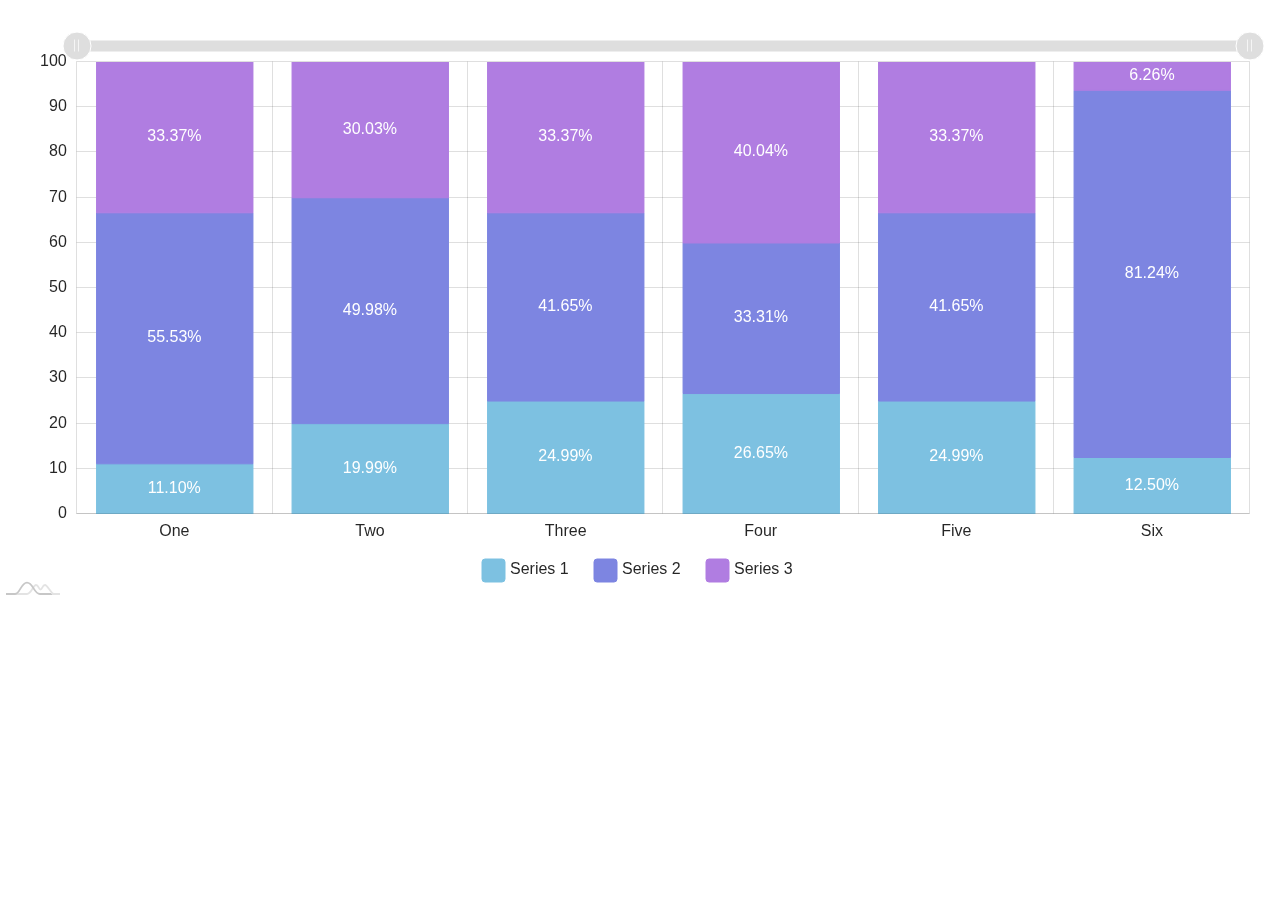
<file: App/am4/examples/javascript/100%-stacked-column-chart/index.html>
<!DOCTYPE html>
<html>
  <head>
    <meta charset="UTF-8" />
    <title>amCharts V4 Example - 100%-stacked-column-chart</title>
    <link rel="stylesheet" href="index.css" />
  </head>
  <body>
    <div id="chartdiv"></div>
    <script src="../../../core.js"></script>
    <script src="../../../charts.js"></script>
    <script src="../../../themes/animated.js"></script>
    <script src="index.js"></script>
  </body>
</html>
</file>
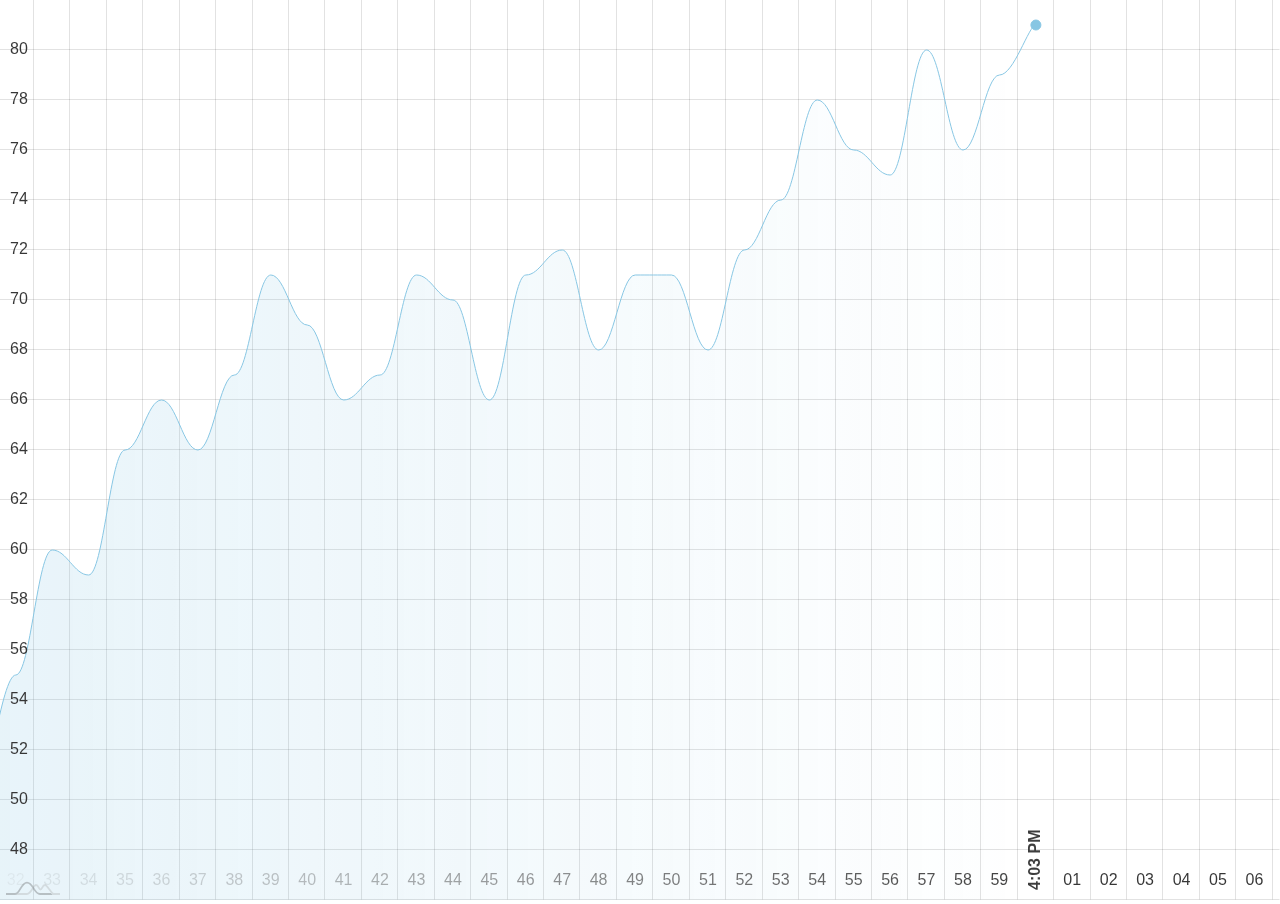
<file: App/am4/examples/javascript/adding-live-data/index.html>
<!DOCTYPE html>
<html>
  <head>
    <meta charset="UTF-8" />
    <title>amCharts V4 Example - adding-live-data</title>
    <link rel="stylesheet" href="index.css" />
  </head>
  <body>
    <div id="chartdiv"></div>
    <script src="../../../core.js"></script>
    <script src="../../../charts.js"></script>
    <script src="../../../themes/animated.js"></script>
    <script src="../../../themes/dark.js"></script>
    <script src="index.js"></script>
  </body>
</html>
</file>
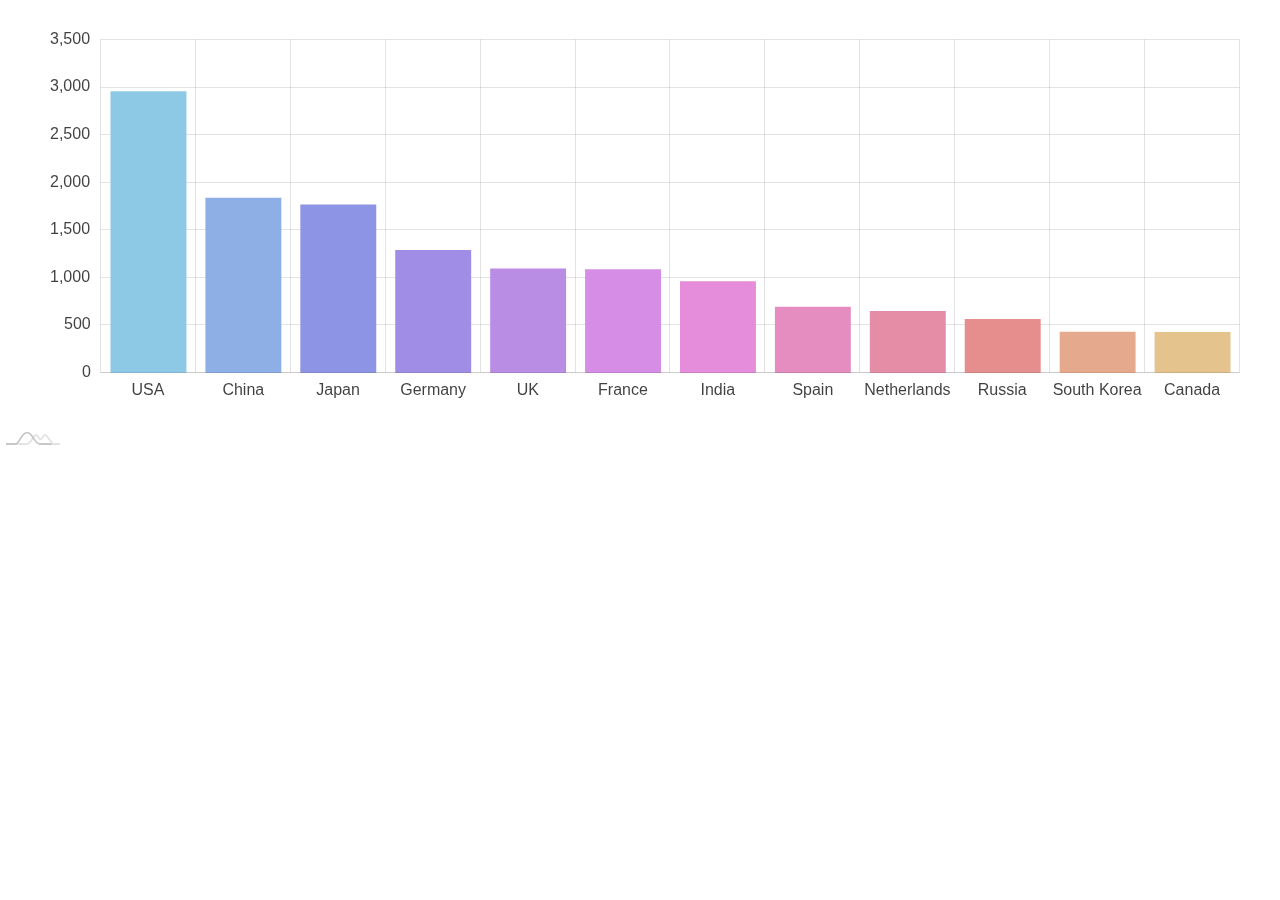
<file: App/am4/examples/javascript/amcharts3/index.html>
<!DOCTYPE html>
<html>
  <head>
    <meta charset="UTF-8" />
    <title>amCharts V4 Example - amcharts3</title>
    <link rel="stylesheet" href="index.css" />
    <link rel="stylesheet" href="https://www.amcharts.com/lib/3/plugins/export/export.css" type="text/css" media="all" />
    <script src="https://www.amcharts.com/lib/3/amcharts.js"></script>
    <script src="https://www.amcharts.com/lib/3/serial.js"></script>
    <script src="https://www.amcharts.com/lib/3/plugins/export/export.min.js"></script>
    <script src="https://www.amcharts.com/lib/3/themes/light.js"></script>
  </head>
  <body>
    <div id="chartdiv"></div>
    <div id="chartdiv2"></div>
    <script src="v3.js"></script>
    <script src="../../../core.js"></script>
    <script src="../../../charts.js"></script>
    <script src="../../../themes/animated.js"></script>
    <script src="index.js"></script>
  </body>
</html>
</file>
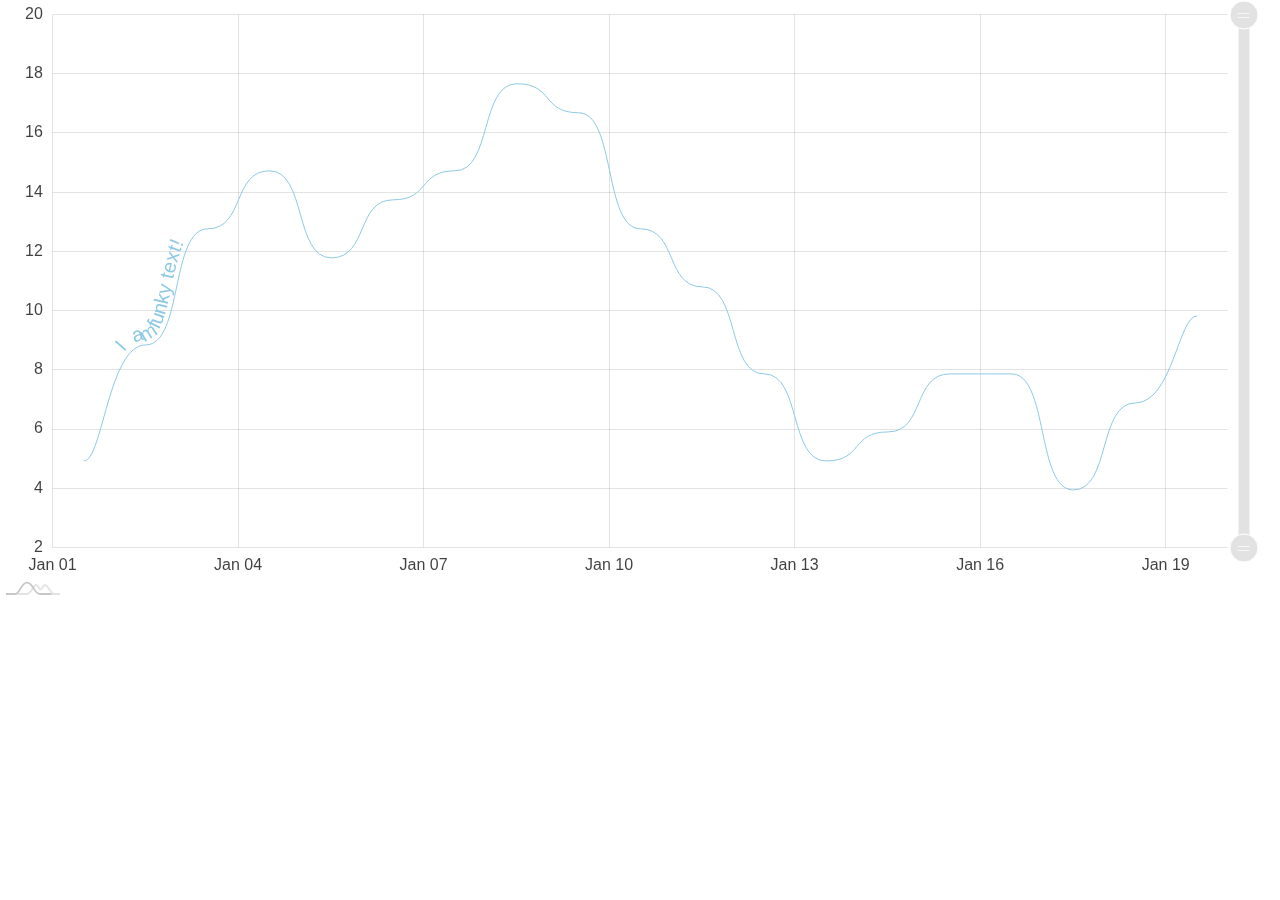
<file: App/am4/examples/javascript/animating-along-the-line-series/index.html>
<!DOCTYPE html>
<html>
  <head>
    <meta charset="UTF-8" />
    <title>amCharts V4 Example - animating-along-the-line-series</title>
    <link rel="stylesheet" href="index.css" />
  </head>
  <body>
    <div id="chartdiv"></div>
    <script src="../../../core.js"></script>
    <script src="../../../charts.js"></script>
    <script src="../../../themes/animated.js"></script>
    <script src="index.js"></script>
  </body>
</html>
</file>
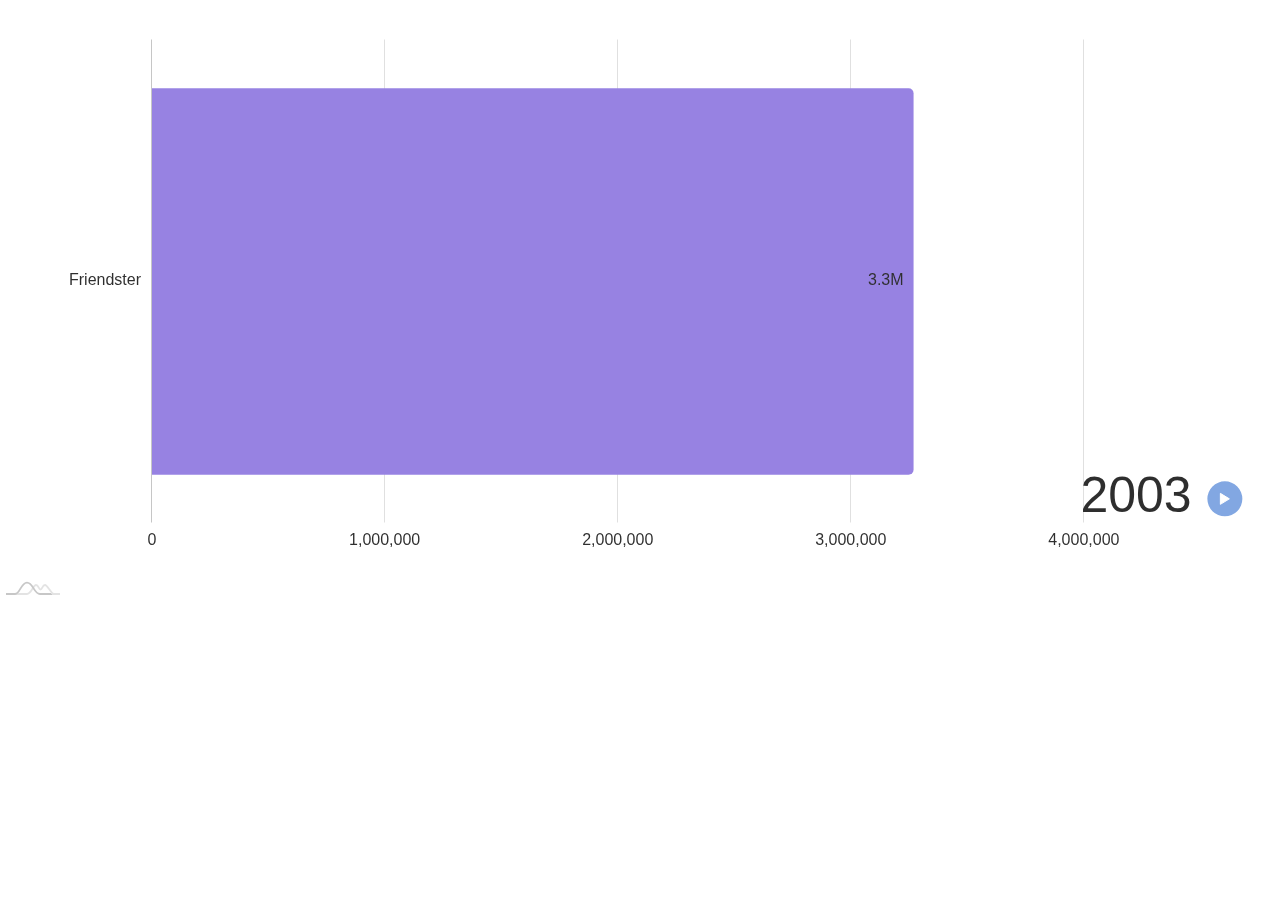
<file: App/am4/examples/javascript/bar-chart-race/index.html>
<!DOCTYPE html>
<html>
  <head>
    <meta charset="UTF-8" />
    <title>amCharts V4 Example - bar-chart-race</title>
    <link rel="stylesheet" href="index.css" />
  </head>
  <body>
    <div id="chartdiv"></div>
    <script src="../../../core.js"></script>
    <script src="../../../charts.js"></script>
    <script src="../../../themes/animated.js"></script>
    <script src="index.js"></script>
  </body>
</html>
</file>
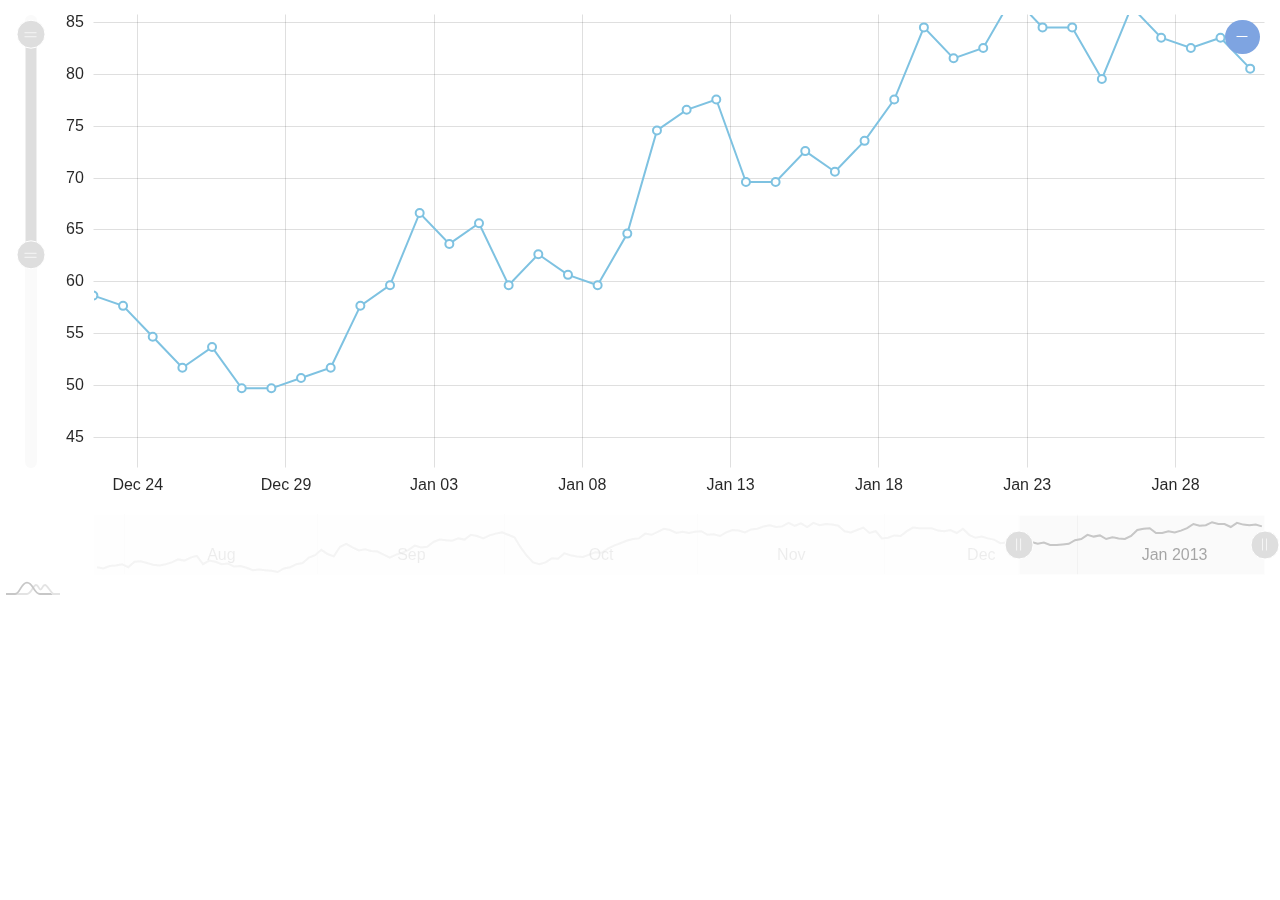
<file: App/am4/examples/javascript/base/index.html>
<!DOCTYPE html>
<html>
  <head>
    <meta charset="UTF-8" />
    <title>amCharts V4 Example - base</title>
    <link rel="stylesheet" href="index.css" />
  </head>
  <body>
    <div id="chartdiv"></div>
    <script src="../../../core.js"></script>
    <script src="../../../charts.js"></script>
    <script src="../../../themes/animated.js"></script>
    <script src="index.js"></script>
  </body>
</html>
</file>
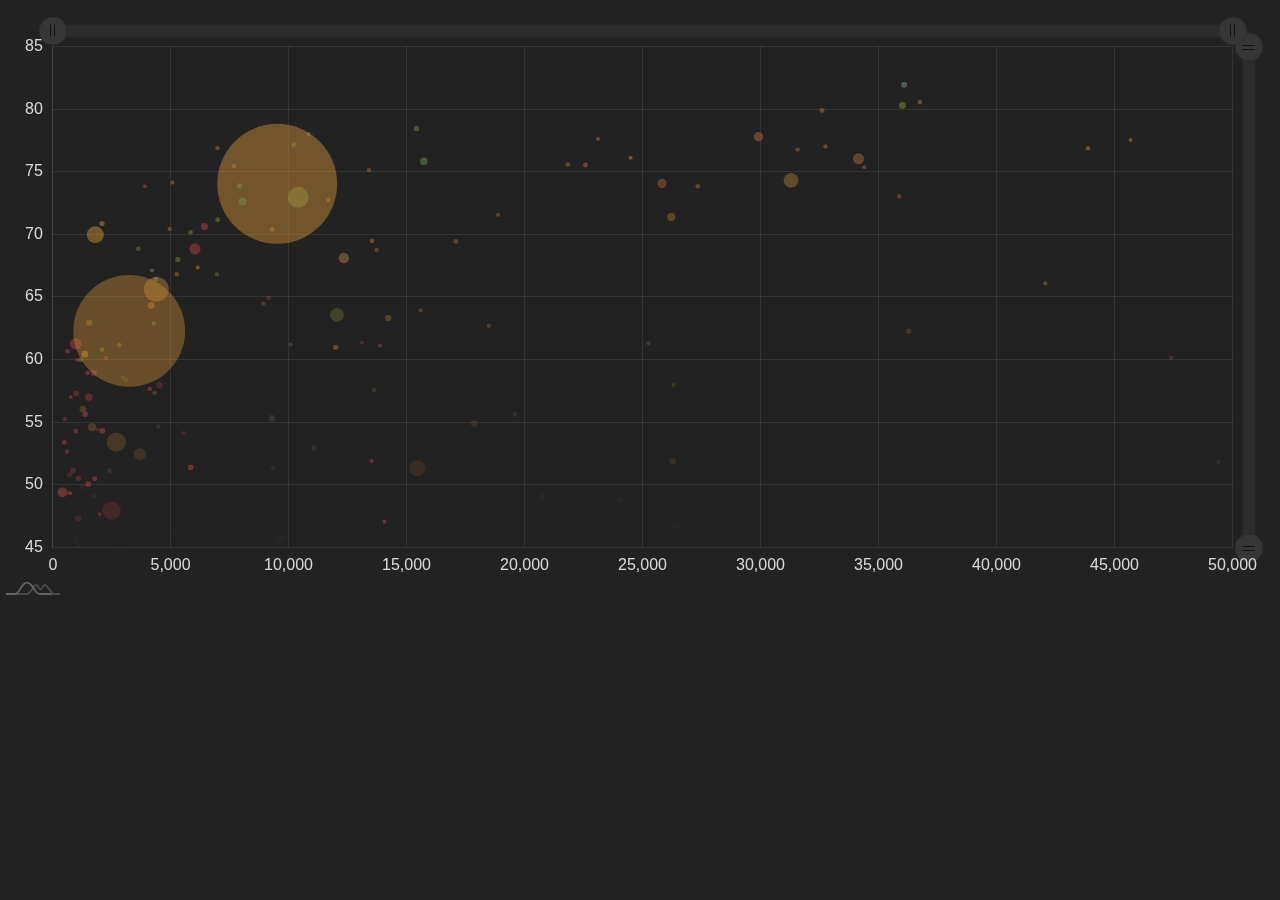
<file: App/am4/examples/javascript/bubble-chart/index.html>
<!DOCTYPE html>
<html>
  <head>
    <meta charset="UTF-8" />
    <title>amCharts V4 Example - bubble-chart</title>
    <link rel="stylesheet" href="index.css" />
  </head>
  <body>
    <div id="chartdiv"></div>
    <script src="../../../core.js"></script>
    <script src="../../../charts.js"></script>
    <script src="../../../themes/animated.js"></script>
    <script src="../../../themes/dark.js"></script>
    <script src="index.js"></script>
  </body>
</html>
</file>
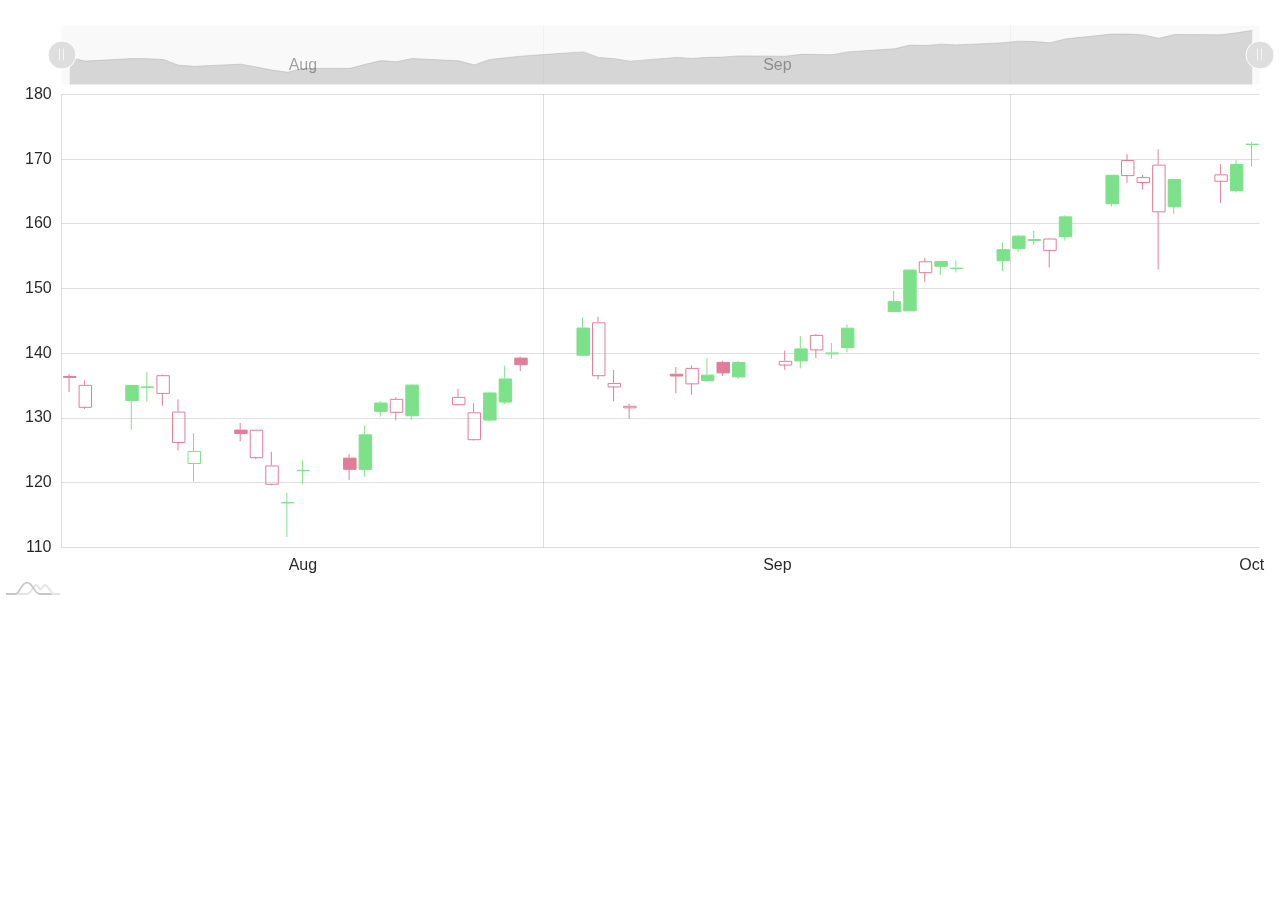
<file: App/am4/examples/javascript/candlestick-chart/index.html>
<!DOCTYPE html>
<html>
  <head>
    <meta charset="UTF-8" />
    <title>amCharts V4 Example - candlestick-chart</title>
    <link rel="stylesheet" href="index.css" />
  </head>
  <body>
    <div id="chartdiv"></div>
    <script src="../../../core.js"></script>
    <script src="../../../charts.js"></script>
    <script src="../../../themes/animated.js"></script>
    <script src="index.js"></script>
  </body>
</html>
</file>
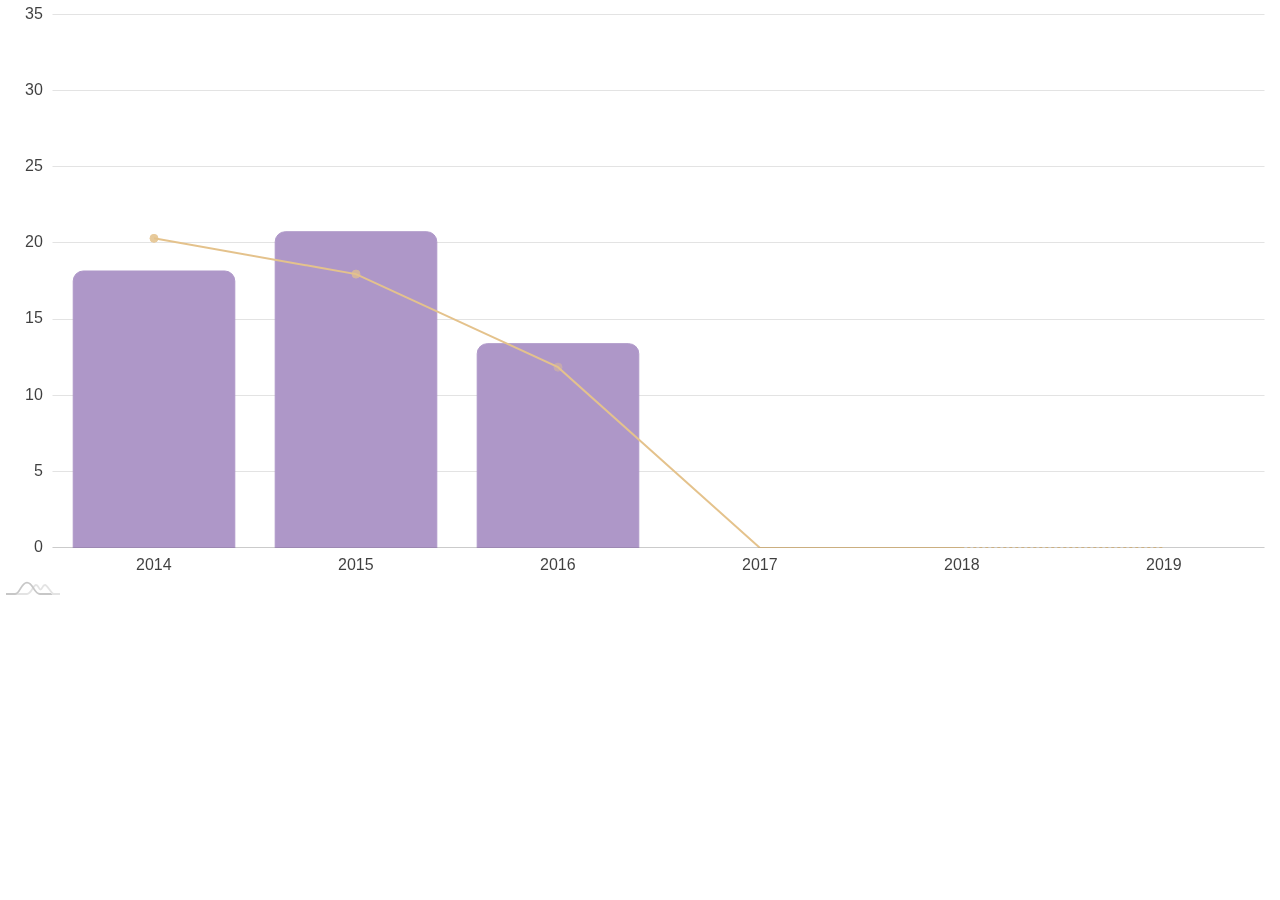
<file: App/am4/examples/javascript/changing-series-apppearance/index.html>
<!DOCTYPE html>
<html>
  <head>
    <meta charset="UTF-8" />
    <title>amCharts V4 Example - changing-series-apppearance</title>
    <link rel="stylesheet" href="index.css" />
  </head>
  <body>
    <div id="chartdiv"></div>
    <script src="../../../core.js"></script>
    <script src="../../../charts.js"></script>
    <script src="../../../themes/animated.js"></script>
    <script src="index.js"></script>
  </body>
</html>
</file>
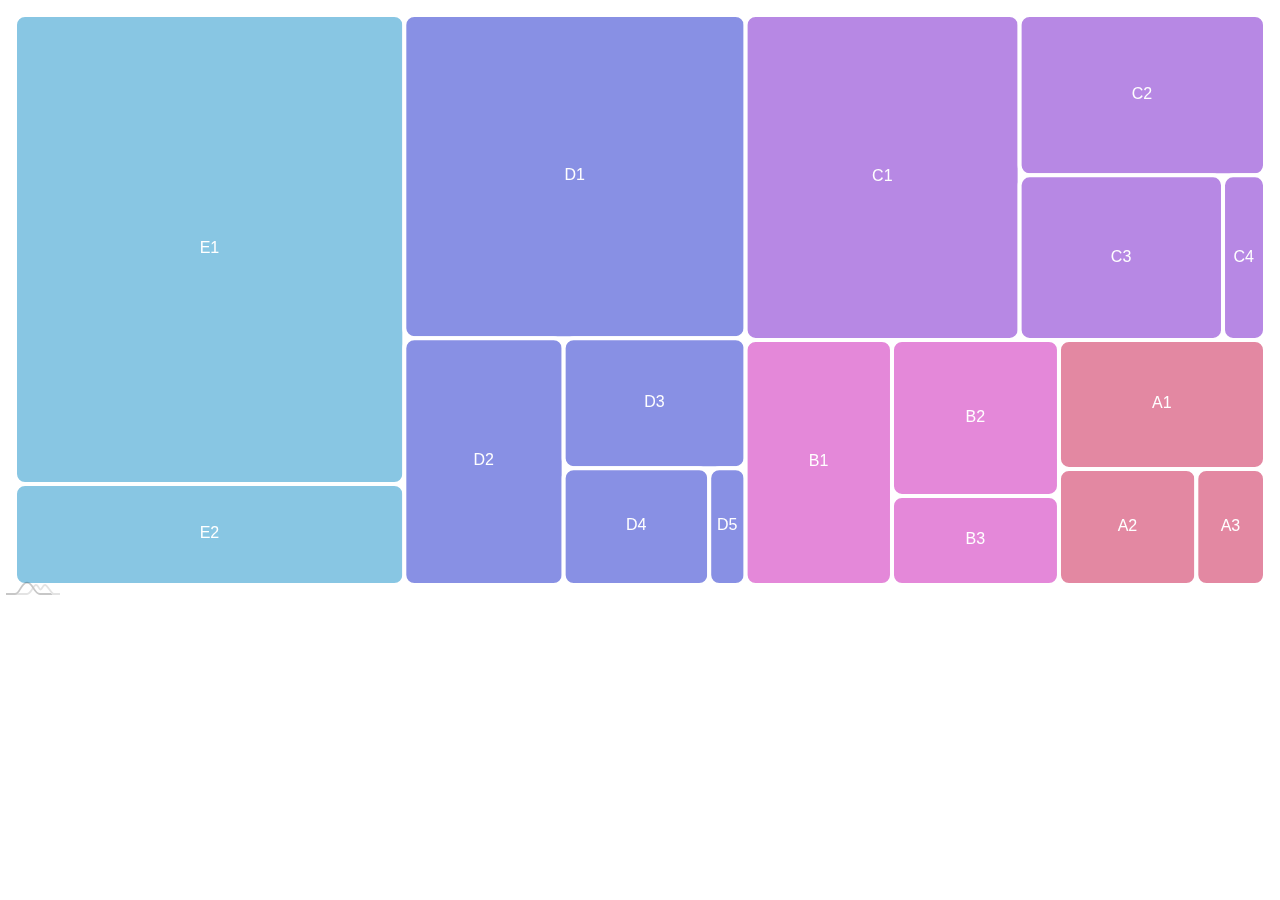
<file: App/am4/examples/javascript/changing-tree-map-data/index.html>
<!DOCTYPE html>
<html>
  <head>
    <meta charset="UTF-8" />
    <title>amCharts V4 Example - changing-tree-map-data</title>
    <link rel="stylesheet" href="index.css" />
  </head>
  <body>
    <div id="chartdiv"></div>
    <script src="../../../core.js"></script>
    <script src="../../../charts.js"></script>
    <script src="../../../themes/animated.js"></script>
    <script src="index.js"></script>
  </body>
</html>
</file>
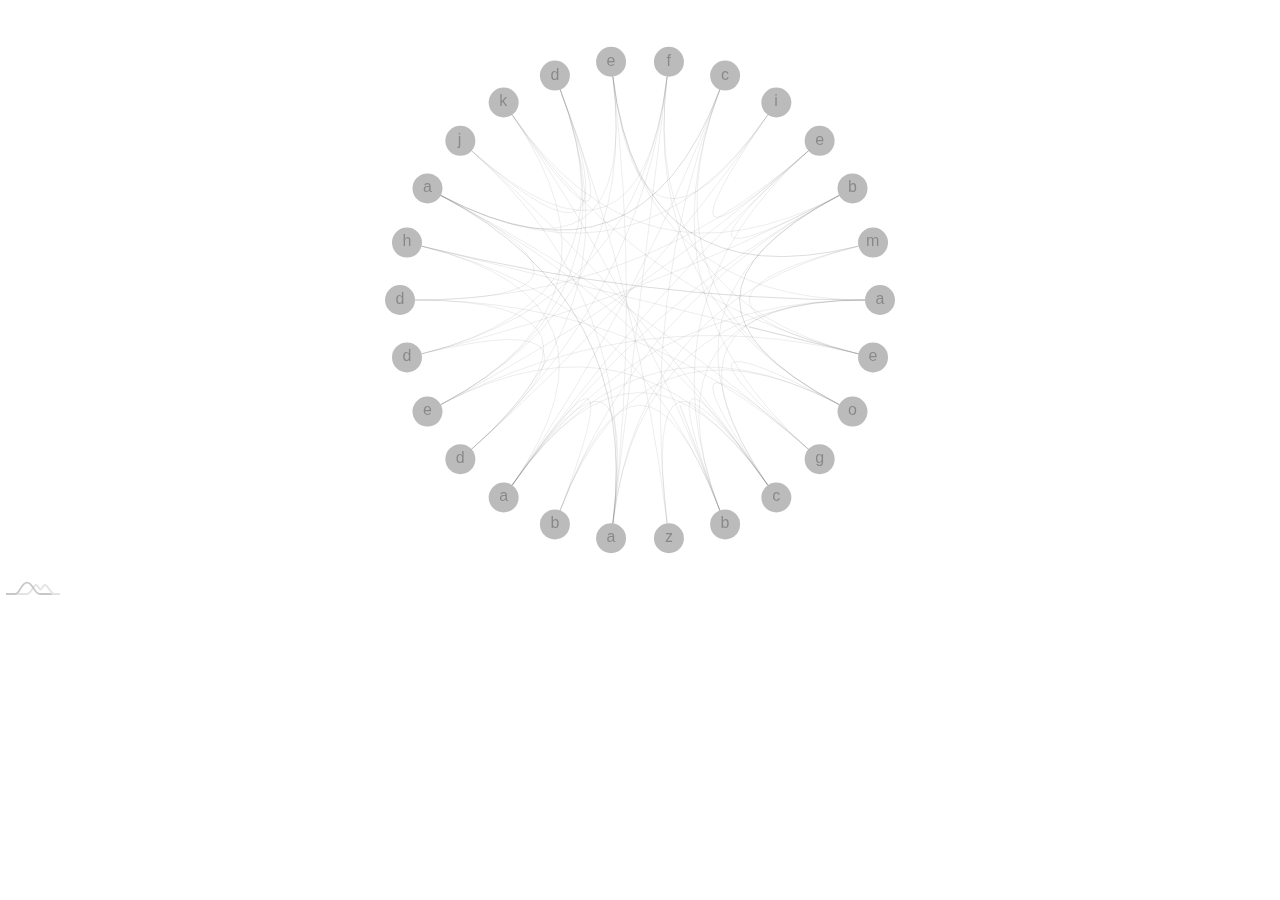
<file: App/am4/examples/javascript/chord-diagram-non-ribbon/index.html>
<!DOCTYPE html>
<html>
  <head>
    <meta charset="UTF-8" />
    <title>amCharts V4 Example - chord-diagram-non-ribbon</title>
    <link rel="stylesheet" href="index.css" />
  </head>
  <body>
    <div id="chartdiv"></div>
    <script src="../../../core.js"></script>
    <script src="../../../charts.js"></script>
    <script src="../../../themes/animated.js"></script>
    <script src="index.js"></script>
  </body>
</html>
</file>
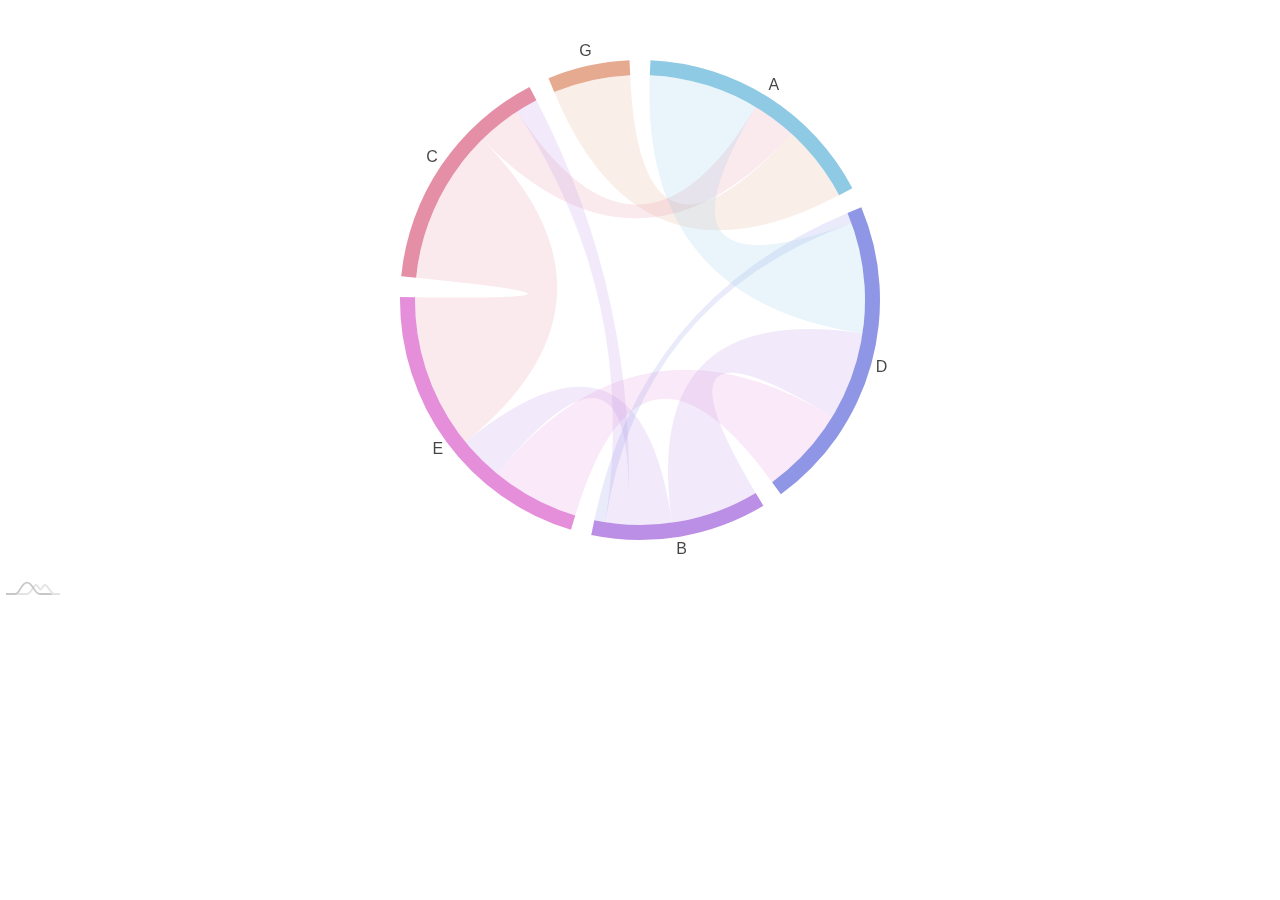
<file: App/am4/examples/javascript/chord-diagram/index.html>
<!DOCTYPE html>
<html>
  <head>
    <meta charset="UTF-8" />
    <title>amCharts V4 Example - chord-diagram</title>
    <link rel="stylesheet" href="index.css" />
  </head>
  <body>
    <div id="chartdiv"></div>
    <script src="../../../core.js"></script>
    <script src="../../../charts.js"></script>
    <script src="../../../themes/animated.js"></script>
    <script src="index.js"></script>
  </body>
</html>
</file>
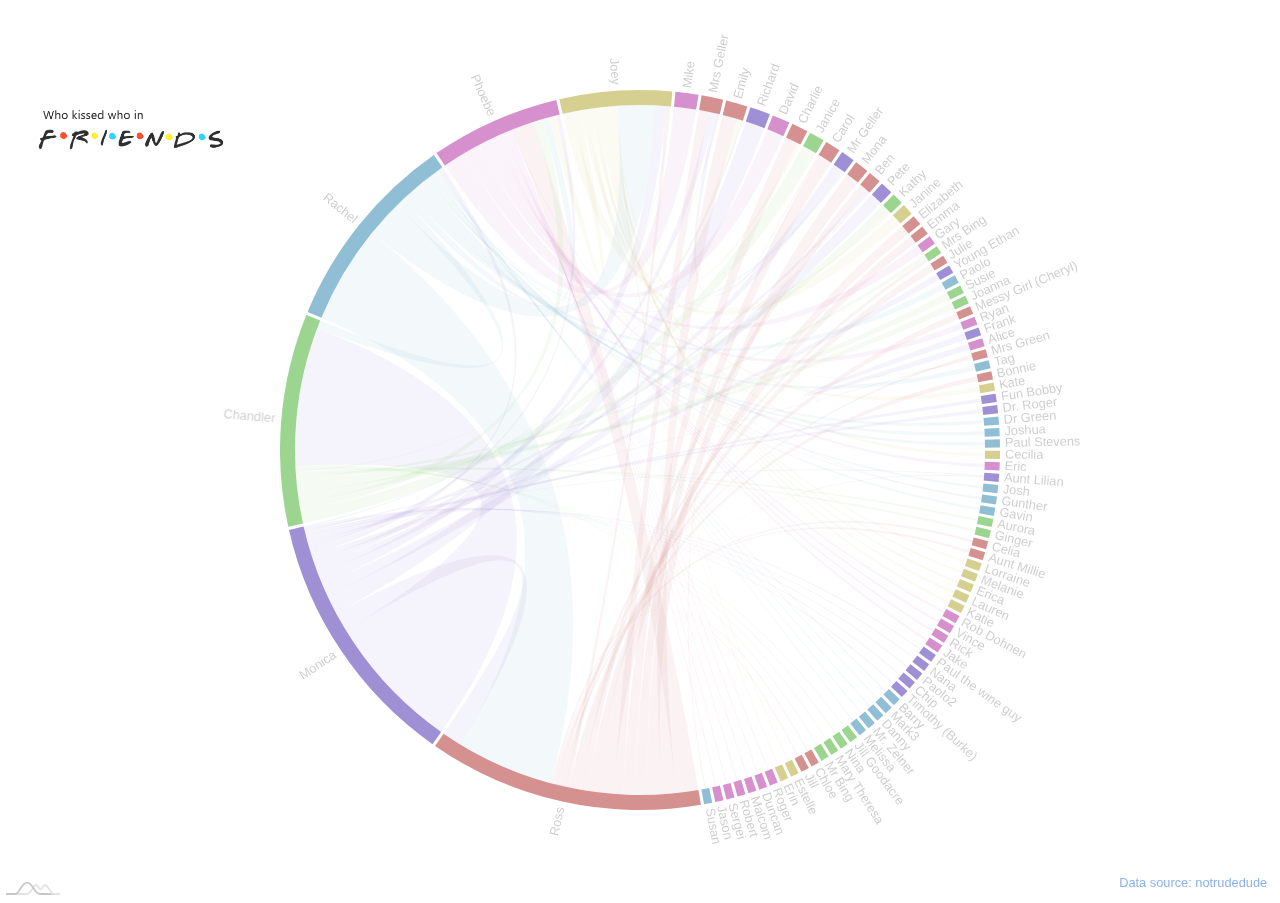
<file: App/am4/examples/javascript/chord-friends-kisses/index.html>
<!DOCTYPE html>
<html>
  <head>
    <meta charset="UTF-8" />
    <title>amCharts V4 Example - chord-friends-kisses</title>
    <link rel="stylesheet" href="index.css" />
  </head>
  <body>
    <div id="chartdiv"></div>
    <script src="../../../core.js"></script>
    <script src="../../../charts.js"></script>
    <script src="../../../themes/animated.js"></script>
    <script src="index.js"></script>
  </body>
</html>
</file>
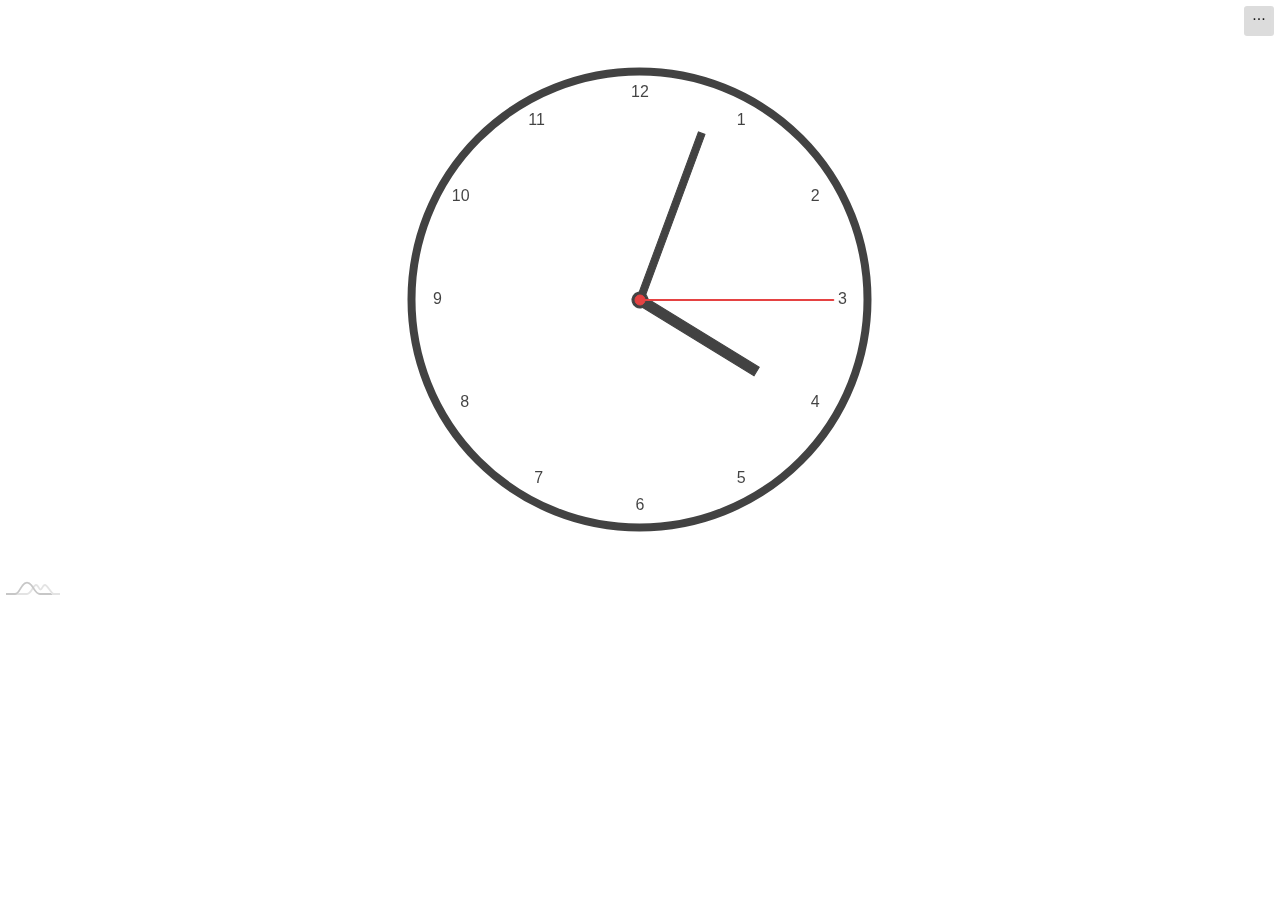
<file: App/am4/examples/javascript/clock/index.html>
<!DOCTYPE html>
<html>
  <head>
    <meta charset="UTF-8" />
    <title>amCharts V4 Example - clock</title>
    <link rel="stylesheet" href="index.css" />
  </head>
  <body>
    <div id="chartdiv"></div>
    <script src="../../../core.js"></script>
    <script src="../../../charts.js"></script>
    <script src="../../../themes/animated.js"></script>
    <script src="index.js"></script>
  </body>
</html>
</file>
<file: App/am4/examples/javascript/100%-stacked-column-chart/index.css>
body {
  font-family: -apple-system, BlinkMacSystemFont, "Segoe UI", Roboto, Helvetica, Arial, sans-serif, "Apple Color Emoji", "Segoe UI Emoji", "Segoe UI Symbol";
  background-color: #ffffff;
  overflow: hidden;
  margin: 0;
}

#chartdiv {
  width: 100%;
  max-height: 600px;
  height: 100vh;
}
</file>
<file: App/am4/examples/javascript/adding-live-data/index.css>
body {
  font-family: -apple-system, BlinkMacSystemFont, "Segoe UI", Roboto, Helvetica, Arial, sans-serif, "Apple Color Emoji", "Segoe UI Emoji", "Segoe UI Symbol";
  background-color: #ffffff;
  overflow: hidden;
  margin: 0;
}

#chartdiv {
  width: 100%;
  height: 100vh;
}
</file>
<file: App/am4/examples/javascript/amcharts3/index.css>
body {
  font-family: -apple-system, BlinkMacSystemFont, "Segoe UI", Roboto, Helvetica, Arial, sans-serif, "Apple Color Emoji", "Segoe UI Emoji", "Segoe UI Symbol";
  background-color: #ffffff;
  overflow: hidden;
  margin: 0;
}

#chartdiv {
  width: 100%;
  height: 50vh;
}

#chartdiv2 {
  width: 100%;
  height: 50vh;
}
</file>
<file: App/am4/examples/javascript/animating-along-the-line-series/index.css>
body {
  font-family: -apple-system, BlinkMacSystemFont, "Segoe UI", Roboto, Helvetica, Arial, sans-serif, "Apple Color Emoji", "Segoe UI Emoji", "Segoe UI Symbol";
  background-color: #ffffff;
  overflow: hidden;
  margin: 0;
}

#chartdiv {
  width: 100%;
  max-height: 600px;
  height: 100vh;
}
</file>
<file: App/am4/examples/javascript/bar-chart-race/index.css>
body {
  font-family: -apple-system, BlinkMacSystemFont, "Segoe UI", Roboto, Helvetica, Arial, sans-serif, "Apple Color Emoji", "Segoe UI Emoji", "Segoe UI Symbol";
  background-color: #ffffff;
  overflow: hidden;
  margin: 0;
}

#chartdiv {
  width: 100%;
  max-height: 600px;
  height: 100vh;
}
</file>
<file: App/am4/examples/javascript/base/index.css>
body {
  font-family: -apple-system, BlinkMacSystemFont, "Segoe UI", Roboto, Helvetica, Arial, sans-serif, "Apple Color Emoji", "Segoe UI Emoji", "Segoe UI Symbol";
  background-color: #ffffff;
  overflow: hidden;
  margin: 0;
}

#chartdiv {
  width: 100%;
  max-height: 600px;
  height: 100vh;
}
</file>
<file: App/am4/examples/javascript/bubble-chart/index.css>
body {
  font-family: -apple-system, BlinkMacSystemFont, "Segoe UI", Roboto, Helvetica, Arial, sans-serif, "Apple Color Emoji", "Segoe UI Emoji", "Segoe UI Symbol";
  background-color: #222222;
  overflow: hidden;
  margin: 0;
}

#chartdiv {
  width: 100%;
  max-height: 600px;
  height: 100vh;
}
</file>
<file: App/am4/examples/javascript/candlestick-chart/index.css>
body {
  font-family: -apple-system, BlinkMacSystemFont, "Segoe UI", Roboto, Helvetica, Arial, sans-serif, "Apple Color Emoji", "Segoe UI Emoji", "Segoe UI Symbol";
  background-color: #ffffff;
  overflow: hidden;
  margin: 0;
}

#chartdiv {
  width: 100%;
  max-height: 600px;
  height: 100vh;
}
</file>
<file: App/am4/examples/javascript/changing-series-apppearance/index.css>
body {
  font-family: -apple-system, BlinkMacSystemFont, "Segoe UI", Roboto, Helvetica, Arial, sans-serif, "Apple Color Emoji", "Segoe UI Emoji", "Segoe UI Symbol";
  background-color: #ffffff;
  overflow: hidden;
  margin: 0;
}

#chartdiv {
  width: 100%;
  max-height: 600px;
  height: 100vh;
}
</file>
<file: App/am4/examples/javascript/changing-tree-map-data/index.css>
body {
  font-family: -apple-system, BlinkMacSystemFont, "Segoe UI", Roboto, Helvetica, Arial, sans-serif, "Apple Color Emoji", "Segoe UI Emoji", "Segoe UI Symbol";
  background-color: #ffffff;
  overflow: hidden;
  margin: 0;
}

#chartdiv {
  width: 100%;
  max-height: 600px;
  height: 100vh;
}
</file>
<file: App/am4/examples/javascript/chord-diagram-non-ribbon/index.css>
body {
  font-family: -apple-system, BlinkMacSystemFont, "Segoe UI", Roboto, Helvetica, Arial, sans-serif, "Apple Color Emoji", "Segoe UI Emoji", "Segoe UI Symbol";
  background-color: #ffffff;
  overflow: hidden;
  margin: 0;
}

#chartdiv {
  width: 100%;
  max-height: 600px;
  height: 100vh;
}
</file>
<file: App/am4/examples/javascript/chord-diagram/index.css>
body {
  font-family: -apple-system, BlinkMacSystemFont, "Segoe UI", Roboto, Helvetica, Arial, sans-serif, "Apple Color Emoji", "Segoe UI Emoji", "Segoe UI Symbol";
  background-color: #ffffff;
  overflow: hidden;
  margin: 0;
}

#chartdiv {
  width: 100%;
  max-height: 600px;
  height: 100vh;
}
</file>
<file: App/am4/examples/javascript/chord-friends-kisses/index.css>
body {
  font-family: -apple-system, BlinkMacSystemFont, "Segoe UI", Roboto, Helvetica, Arial, sans-serif, "Apple Color Emoji", "Segoe UI Emoji", "Segoe UI Symbol";
  background-color: #ffffff;
  overflow: hidden;
  margin: 0;
  font-size: 0.8em;
}

#chartdiv {
  width: 100%;
  height: 100vh;
}
</file>
<file: App/am4/examples/javascript/clock/index.css>
body {
  font-family: -apple-system, BlinkMacSystemFont, "Segoe UI", Roboto, Helvetica, Arial, sans-serif, "Apple Color Emoji", "Segoe UI Emoji", "Segoe UI Symbol";
  background-color: #ffffff;
  overflow: hidden;
  margin: 0;
}

#chartdiv {
  width: 100%;
  max-height: 600px;
  height: 100vh;
}
</file>
